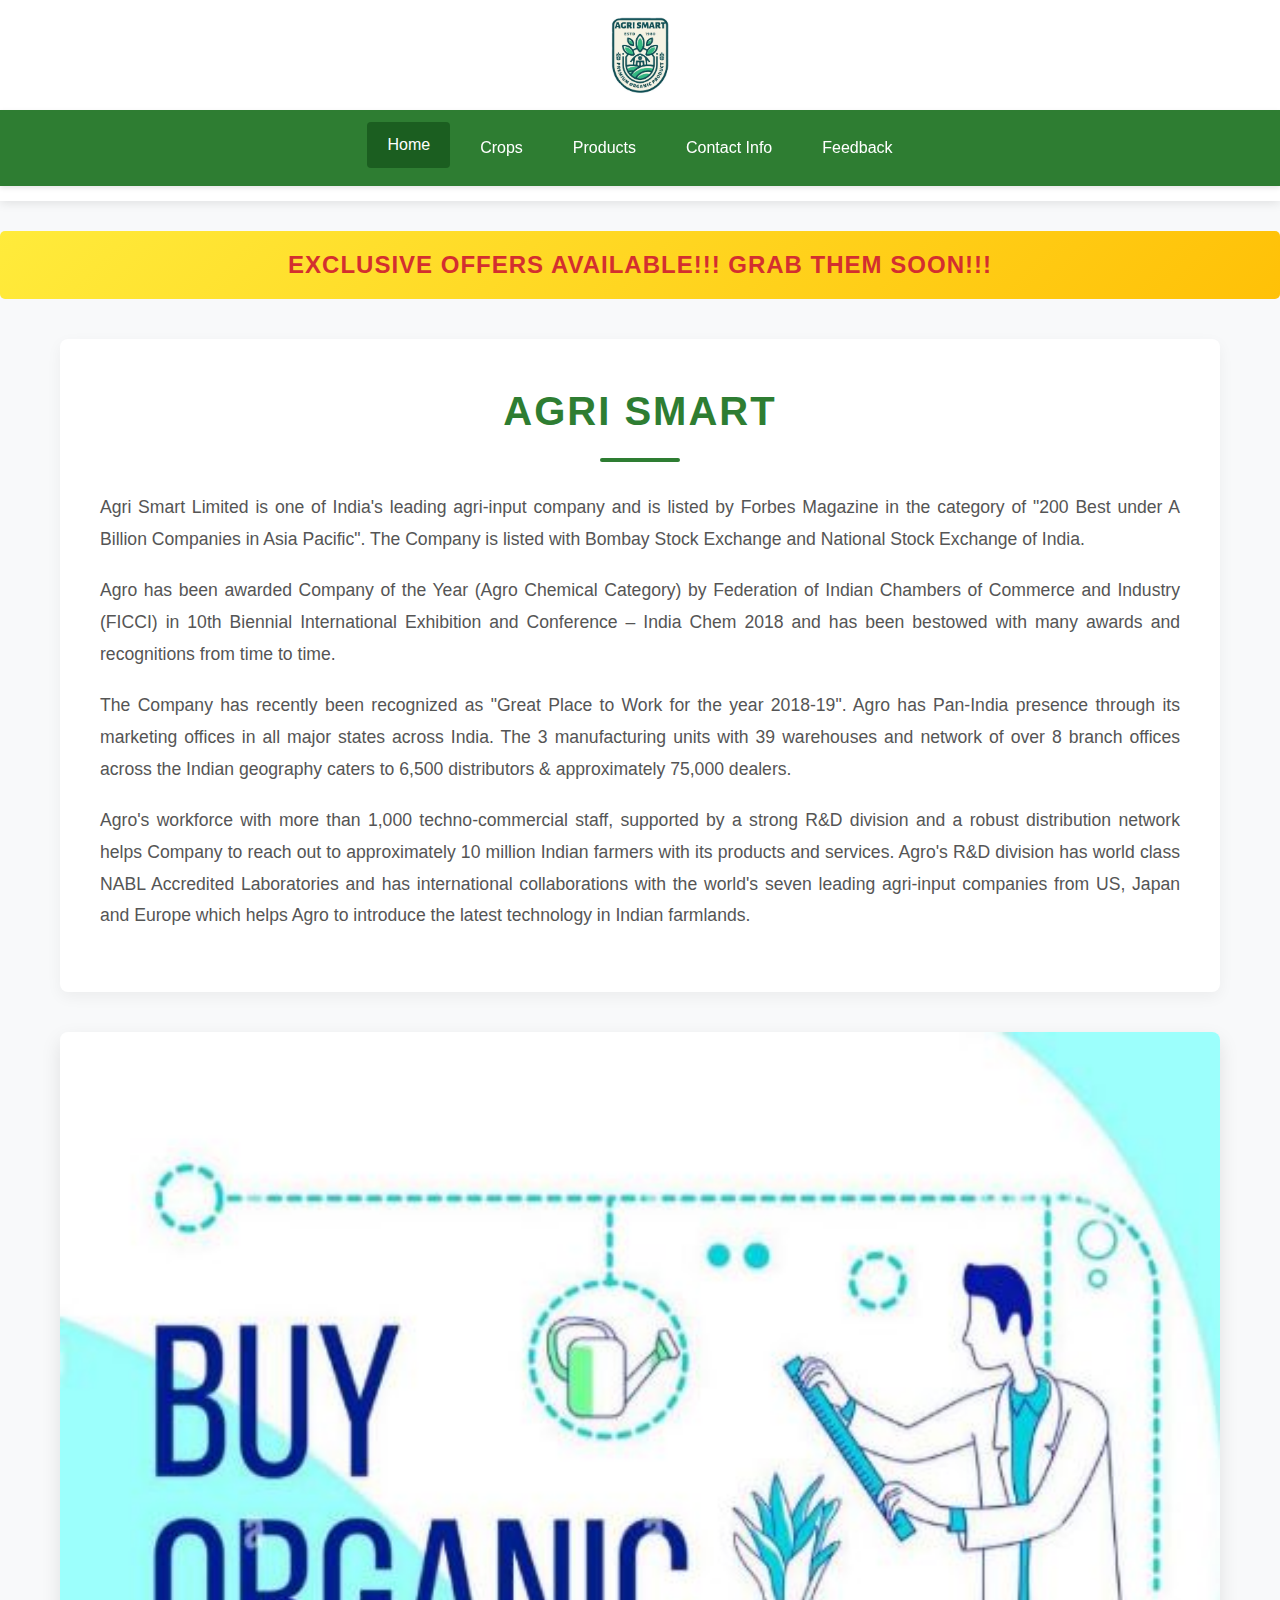
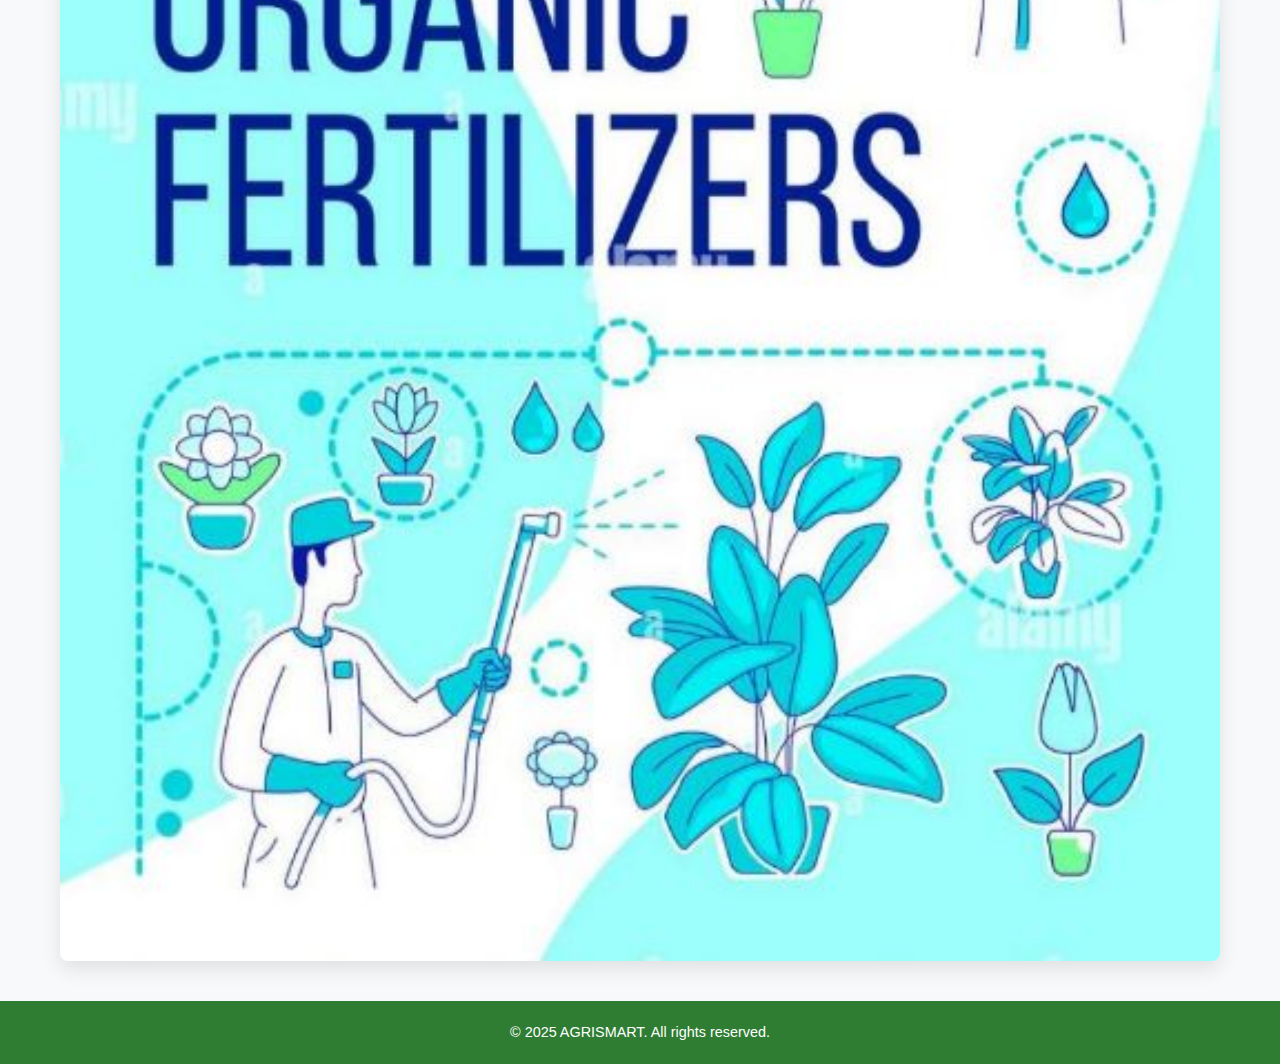
<file: index.html>
<!DOCTYPE html>
<html lang="en">
<head>
    <meta charset="UTF-8">
    <meta name="viewport" content="width=device-width, initial-scale=1.0">
    <title>AGRISMART</title>
    <link rel="stylesheet" href="index.css">
</head>
<body>
    <header>
        <img src="LOGO.jpeg" alt="AGRISMART Logo" class="logo">
        <nav>
            <ul>
                <li><a href="index.html" class="active">Home</a></li>
                <li><a href="crops.html">Crops</a></li>
                <li><a href="products.html">Products</a></li>
                <li><a href="contactinfo.html">Contact Info</a></li>
                <li><a href="Feedback.html">Feedback</a></li>
            </ul>
        </nav>
    </header>

    <section class="banner">
        <div class="promo-banner">
            <h2>EXCLUSIVE OFFERS AVAILABLE!!! GRAB THEM SOON!!!</h2>
        </div>
    </section>

    <main>
        <article class="company-info">
            <h1>AGRI SMART</h1>
            <p>
                Agri Smart Limited is one of India's leading agri-input company and is listed by Forbes Magazine 
                in the category of "200 Best under A Billion Companies in Asia Pacific". The Company is listed with 
                Bombay Stock Exchange and National Stock Exchange of India.
            </p>
            <p>
                Agro has been awarded Company of the Year (Agro Chemical Category) by Federation of Indian 
                Chambers of Commerce and Industry (FICCI) in 10th Biennial International Exhibition and 
                Conference – India Chem 2018 and has been bestowed with many awards and recognitions from time to time.
            </p>
            <p>
                The Company has recently been recognized as "Great Place to Work for the year 2018-19". 
                Agro has Pan-India presence through its marketing offices in all major states across India. 
                The 3 manufacturing units with 39 warehouses and network of over 8 branch offices across the 
                Indian geography caters to 6,500 distributors & approximately 75,000 dealers.
            </p>
            <p>
                Agro's workforce with more than 1,000 techno-commercial staff, supported by a strong R&D division
                and a robust distribution network helps Company to reach out to approximately 10 million Indian 
                farmers with its products and services. Agro's R&D division has world class NABL Accredited 
                Laboratories and has international collaborations with the world's seven leading agri-input companies 
                from US, Japan and Europe which helps Agro to introduce the latest technology in Indian farmlands.
            </p>
        </article>
    </main>

    <section class="featured-image">
        <img src="bu.jpeg" alt="Agricultural showcase" class="hero-image">
    </section>

    <footer>
        <p>&copy; 2025 AGRISMART. All rights reserved.</p>
    </footer>
</body>
</html>
</file>
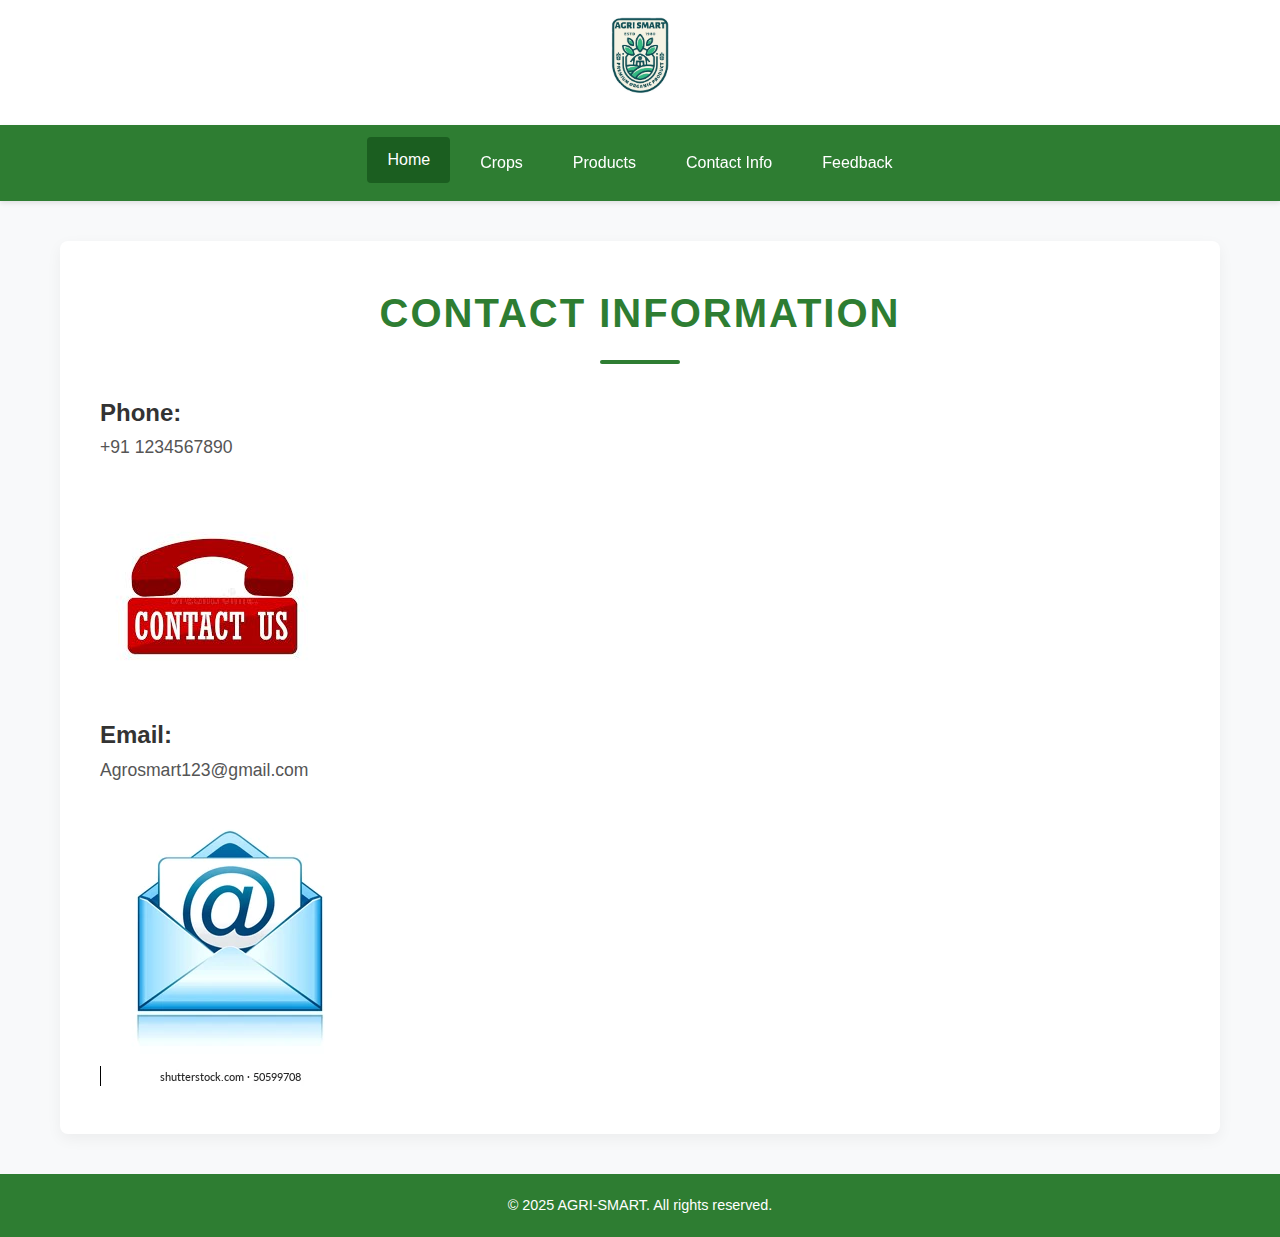
<file: contactinfo.html>
<!DOCTYPE html>
<html lang="en">
<head>
    <meta charset="UTF-8">
    <meta http-equiv="X-UA-Compatible" content="IE=edge">
    <meta name="viewport" content="width=device-width, initial-scale=1.0">
    <title>AGRI-SMART</title>
    <link rel="stylesheet" href="contactinfo.css">
</head>
<body>
    <!-- Header Section -->
    <header>
      <img src="LOGO.jpeg" alt="AGRISMART Logo" class="logo"> 
    </header>
    
    <!-- Navigation -->
    <nav>
        <ul>
            <li><a href="index.html" class="active">Home</a></li>
                <li><a href="crops.html">Crops</a></li>
                <li><a href="products.html">Products</a></li>
                <li><a href="contactinfo.html">Contact Info</a></li>
                <li><a href="Feedback.html">Feedback</a></li>
        </ul>
    </nav>
    
    <!-- Main Content -->
    <main>
        <div class="company-info">
            <h1>Contact Information</h1>
            
            <div class="contact-item">
                <h2>Phone:</h2>
                <p>+91 1234567890</p>
                <img src="download.jpeg" alt="Phone icon" class="contact-image">
            </div>
            
            <div class="contact-item">
                <h2>Email:</h2>
                <p>Agrosmart123@gmail.com</p>
                <img src="email.jpeg" alt="Email icon" class="contact-image">
            </div>
        </div>
    </main>
    
    <!-- Footer -->
    <footer>
        <p>&copy; 2025 AGRI-SMART. All rights reserved.</p>
    </footer>
</body>
</html>
</file>
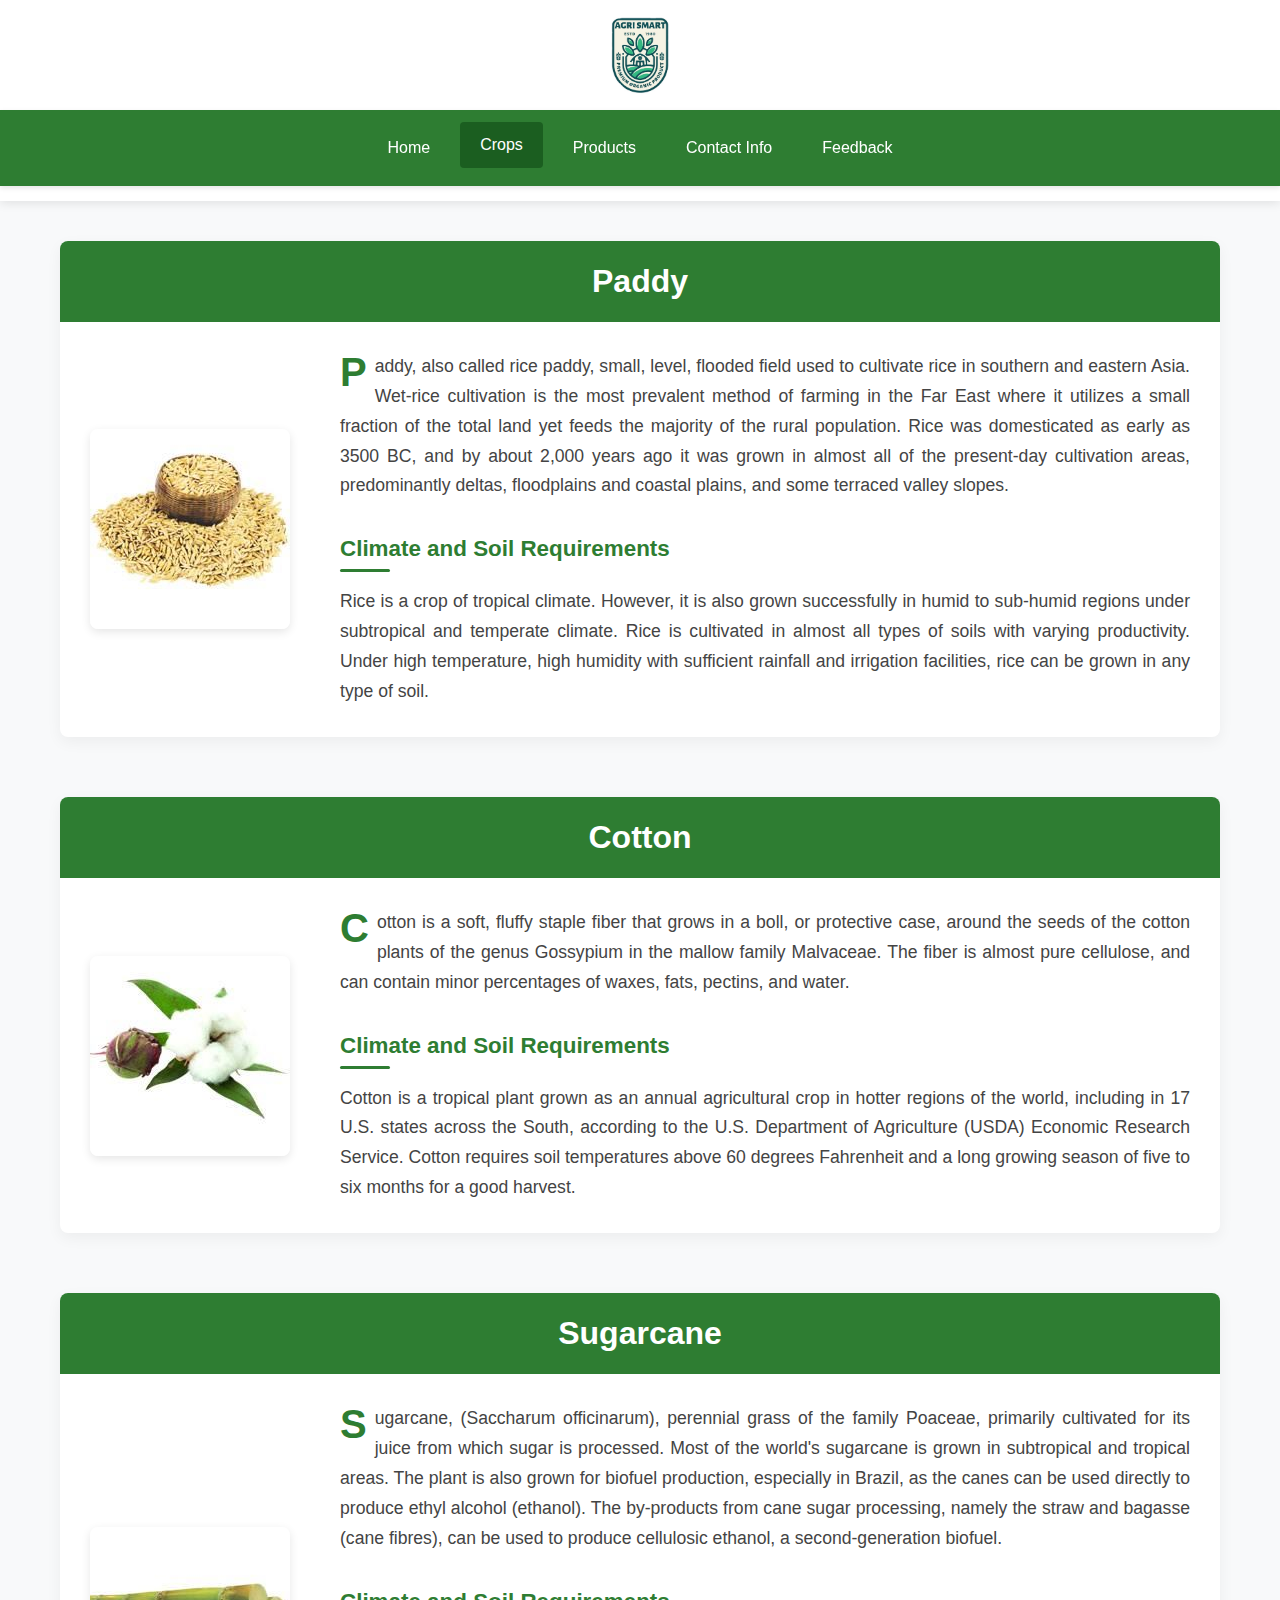
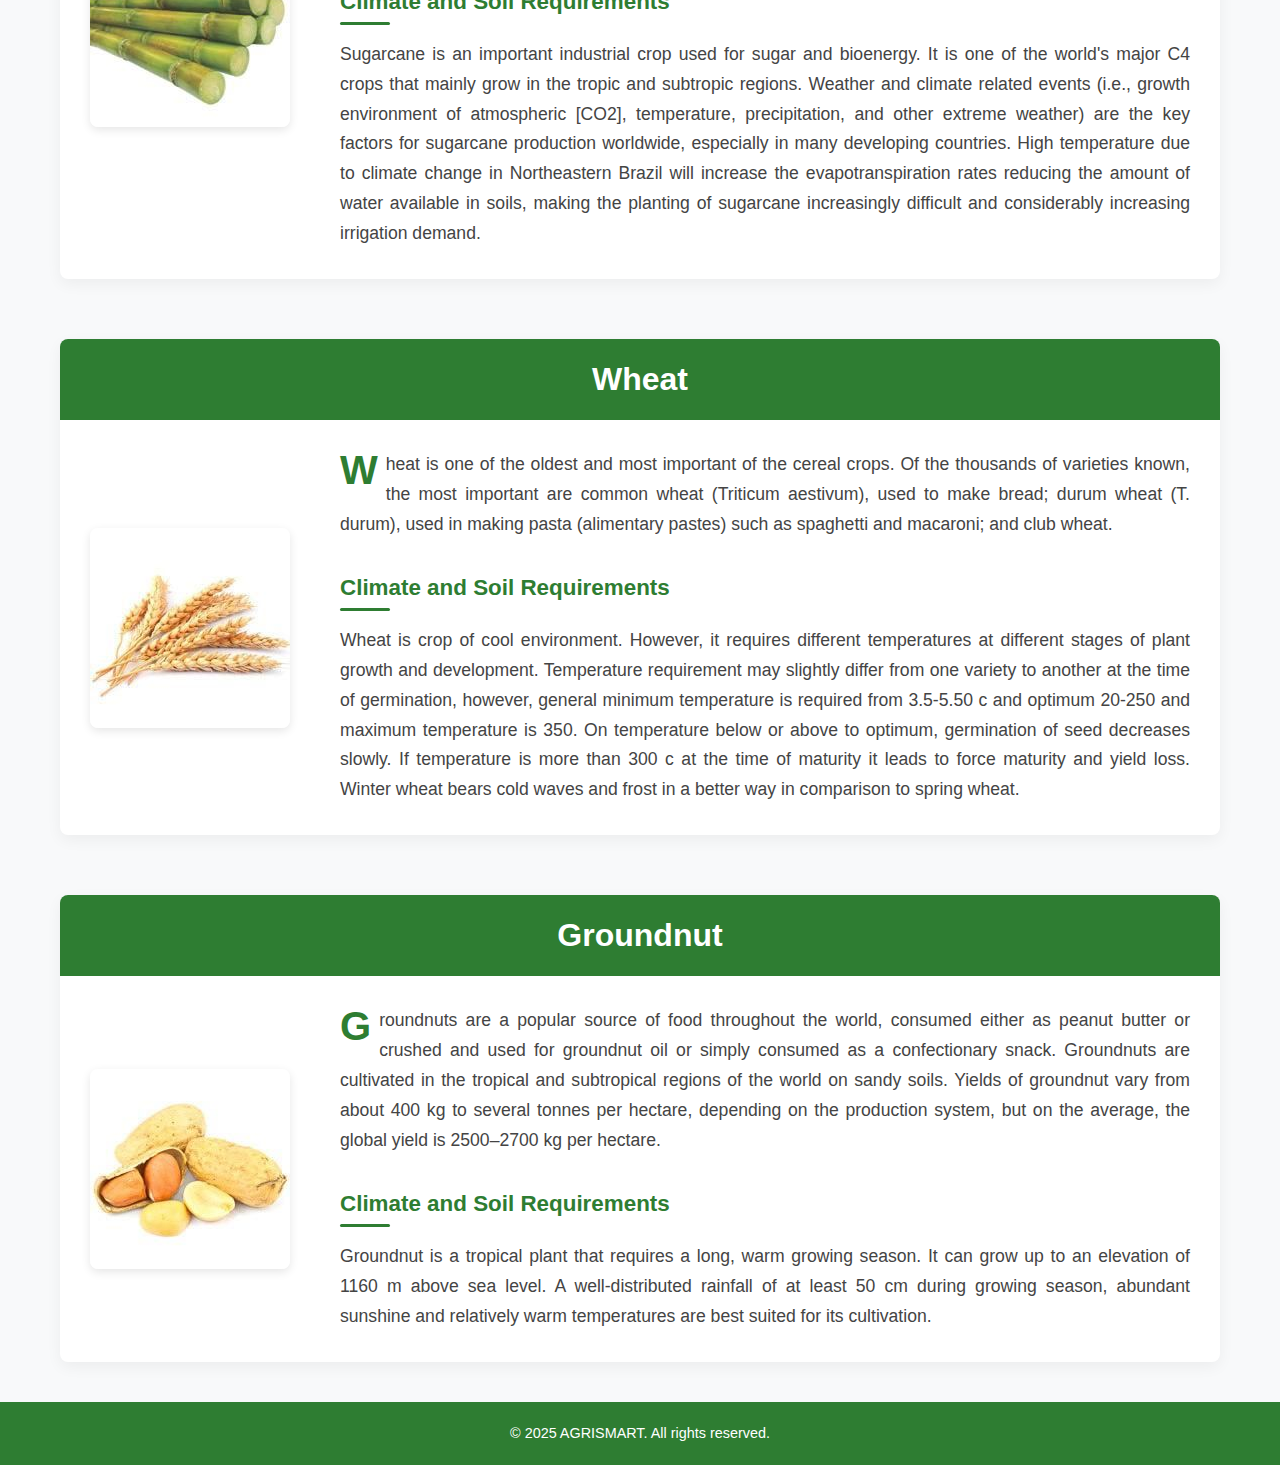
<file: crops.html>
<!DOCTYPE html>
<html lang="en">
<head>
    <meta charset="UTF-8">
    <meta name="viewport" content="width=device-width, initial-scale=1.0">
    <title>AGRISMART - Crops</title>
    <link rel="stylesheet" href="crops.css">
</head>
<body>
    <header>
        <img src="LOGO.jpeg" alt="AGRISMART Logo" class="logo">
        <nav>
            <ul>
                <li><a href="index.html">Home</a></li>
                <li><a href="crops.html" class="active">Crops</a></li>
                <li><a href="products.html">Products</a></li>
                <li><a href="contactinfo.html">Contact Info</a></li>
                <li><a href="Feedback.html">Feedback</a></li>
            </ul>
        </nav>
    </header>

    <main>
        <section class="crop-container">
            <article class="crop-item">
                <h1>Paddy</h1>
                <div class="crop-content">
                    <img src="paddy.jpeg" alt="Paddy field" class="crop-image">
                    <div class="crop-description">
                        <p><span class="first-letter">P</span>addy, also called rice paddy, small, level, flooded field used to cultivate rice in southern and eastern Asia. Wet-rice cultivation is the most prevalent method of farming in the Far East where it utilizes a small fraction of the total land yet feeds the majority of the rural population. Rice was domesticated as early as 3500 BC, and by about 2,000 years ago it was grown in almost all of the present-day cultivation areas, predominantly deltas, floodplains and coastal plains, and some terraced valley slopes.</p>
                        
                        <h3>Climate and Soil Requirements</h3>
                        <p>Rice is a crop of tropical climate. However, it is also grown successfully in humid to sub-humid regions under subtropical and temperate climate. Rice is cultivated in almost all types of soils with varying productivity. Under high temperature, high humidity with sufficient rainfall and irrigation facilities, rice can be grown in any type of soil.</p>
                    </div>
                </div>
            </article>

            <article class="crop-item">
                <h1>Cotton</h1>
                <div class="crop-content">
                    <img src="cotton.jpeg" alt="Cotton plants" class="crop-image">
                    <div class="crop-description">
                        <p><span class="first-letter">C</span>otton is a soft, fluffy staple fiber that grows in a boll, or protective case, around the seeds of the cotton plants of the genus Gossypium in the mallow family Malvaceae. The fiber is almost pure cellulose, and can contain minor percentages of waxes, fats, pectins, and water.</p>
                        
                        <h3>Climate and Soil Requirements</h3>
                        <p>Cotton is a tropical plant grown as an annual agricultural crop in hotter regions of the world, including in 17 U.S. states across the South, according to the U.S. Department of Agriculture (USDA) Economic Research Service. Cotton requires soil temperatures above 60 degrees Fahrenheit and a long growing season of five to six months for a good harvest.</p>
                    </div>
                </div>
            </article>

            <article class="crop-item">
                <h1>Sugarcane</h1>
                <div class="crop-content">
                    <img src="sugarcane.jpeg" alt="Sugarcane field" class="crop-image">
                    <div class="crop-description">
                        <p><span class="first-letter">S</span>ugarcane, (Saccharum officinarum), perennial grass of the family Poaceae, primarily cultivated for its juice from which sugar is processed. Most of the world's sugarcane is grown in subtropical and tropical areas. The plant is also grown for biofuel production, especially in Brazil, as the canes can be used directly to produce ethyl alcohol (ethanol). The by-products from cane sugar processing, namely the straw and bagasse (cane fibres), can be used to produce cellulosic ethanol, a second-generation biofuel.</p>
                        
                        <h3>Climate and Soil Requirements</h3>
                        <p>Sugarcane is an important industrial crop used for sugar and bioenergy. It is one of the world's major C4 crops that mainly grow in the tropic and subtropic regions. Weather and climate related events (i.e., growth environment of atmospheric [CO2], temperature, precipitation, and other extreme weather) are the key factors for sugarcane production worldwide, especially in many developing countries. High temperature due to climate change in Northeastern Brazil will increase the evapotranspiration rates reducing the amount of water available in soils, making the planting of sugarcane increasingly difficult and considerably increasing irrigation demand.</p>
                    </div>
                </div>
            </article>

            <article class="crop-item">
                <h1>Wheat</h1>
                <div class="crop-content">
                    <img src="wheat.jpeg" alt="Wheat field" class="crop-image">
                    <div class="crop-description">
                        <p><span class="first-letter">W</span>heat is one of the oldest and most important of the cereal crops. Of the thousands of varieties known, the most important are common wheat (Triticum aestivum), used to make bread; durum wheat (T. durum), used in making pasta (alimentary pastes) such as spaghetti and macaroni; and club wheat.</p>
                        
                        <h3>Climate and Soil Requirements</h3>
                        <p>Wheat is crop of cool environment. However, it requires different temperatures at different stages of plant growth and development. Temperature requirement may slightly differ from one variety to another at the time of germination, however, general minimum temperature is required from 3.5-5.50 c and optimum 20-250 and maximum temperature is 350. On temperature below or above to optimum, germination of seed decreases slowly. If temperature is more than 300 c at the time of maturity it leads to force maturity and yield loss. Winter wheat bears cold waves and frost in a better way in comparison to spring wheat.</p>
                    </div>
                </div>
            </article>

            <article class="crop-item">
                <h1>Groundnut</h1>
                <div class="crop-content">
                    <img src="groundnut.jpeg" alt="Groundnut plants" class="crop-image">
                    <div class="crop-description">
                        <p><span class="first-letter">G</span>roundnuts are a popular source of food throughout the world, consumed either as peanut butter or crushed and used for groundnut oil or simply consumed as a confectionary snack. Groundnuts are cultivated in the tropical and subtropical regions of the world on sandy soils. Yields of groundnut vary from about 400 kg to several tonnes per hectare, depending on the production system, but on the average, the global yield is 2500–2700 kg per hectare.</p>
                        
                        <h3>Climate and Soil Requirements</h3>
                        <p>Groundnut is a tropical plant that requires a long, warm growing season. It can grow up to an elevation of 1160 m above sea level. A well-distributed rainfall of at least 50 cm during growing season, abundant sunshine and relatively warm temperatures are best suited for its cultivation.</p>
                    </div>
                </div>
            </article>
        </section>
    </main>

    <footer>
        <p>&copy; 2025 AGRISMART. All rights reserved.</p>
    </footer>
</body>
</html>
</file>
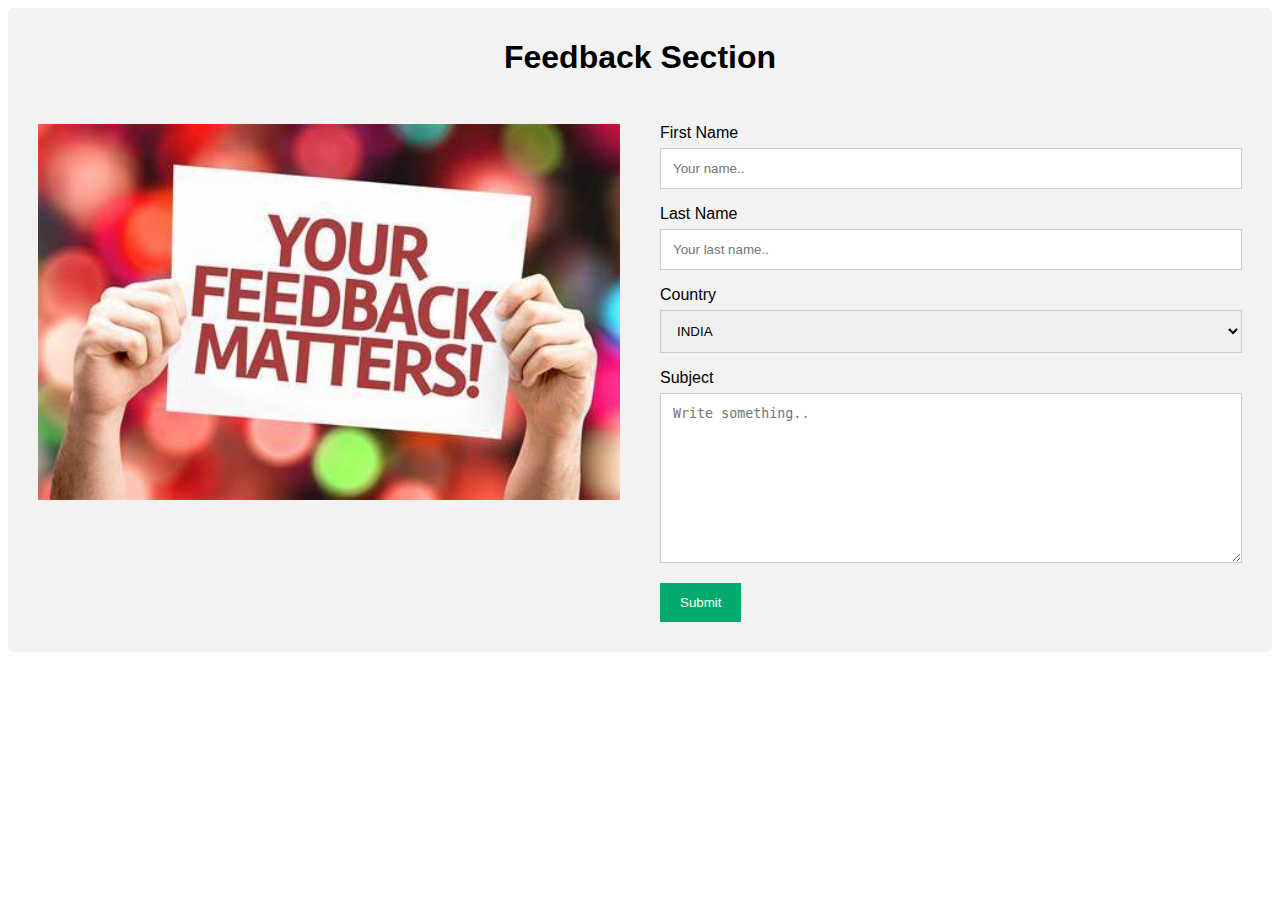
<file: Feedback.html>
<!DOCTYPE html>
<html>
<head>
<meta name="viewport" content="width=device-width, initial-scale=1">
<style>
body {
  font-family: Arial, Helvetica, sans-serif;
}

* {
  box-sizing: border-box;
}

input[type=text], select, textarea {
  width: 100%;
  padding: 12px;
  border: 1px solid #ccc;
  margin-top: 6px;
  margin-bottom: 16px;
  resize: vertical;
}

input[type=submit] {
  background-color: #04AA6D;
  color: white;
  padding: 12px 20px;
  border: none;
  cursor: pointer;
}

input[type=submit]:hover {
  background-color: #45a049;
}
.container {
  border-radius: 5px;
  background-color: #f2f2f2;
  padding: 10px;
}
.column {
  float: left;
  width: 50%;
  margin-top: 6px;
  padding: 20px;
}
.row:after {
  content: "";
  display: table;
  clear: both;
}
@media screen and (max-width: 600px) {
  .column, input[type=submit] {
    width: 100%;
    margin-top: 0;
  }
}
</style>
</head>
<body>


<div class="container">
  <div style="text-align:center">
    <h2></h2>
    <p class="font"> <b><h1>Feedback Section</h1></h1></b></p>
  </div>
  <div class="row">
    <div class="column">
      <img src="Feed.jpeg" style="width:100%">
    </div>
    <div class="column">
      <form action="/action_page.php">
        <label for="fname">First Name</label>
        <input type="text" id="fname" name="firstname" placeholder="Your name..">
        <label for="lname">Last Name</label>
        <input type="text" id="lname" name="lastname" placeholder="Your last name..">
        <label for="country">Country</label>
        <select id="country" name="country">
          <option value="australia">INDIA</option>
          <option value="canada">Canada</option>
          <option value="usa">USA</option>
        </select>
        <label for="subject">Subject</label>
        <textarea id="subject" name="subject" placeholder="Write something.." style="height:170px"></textarea>
        <input type="submit" value="Submit">
      </form>
    </div>
  </div>
</div>

</body>
</html>
</file>
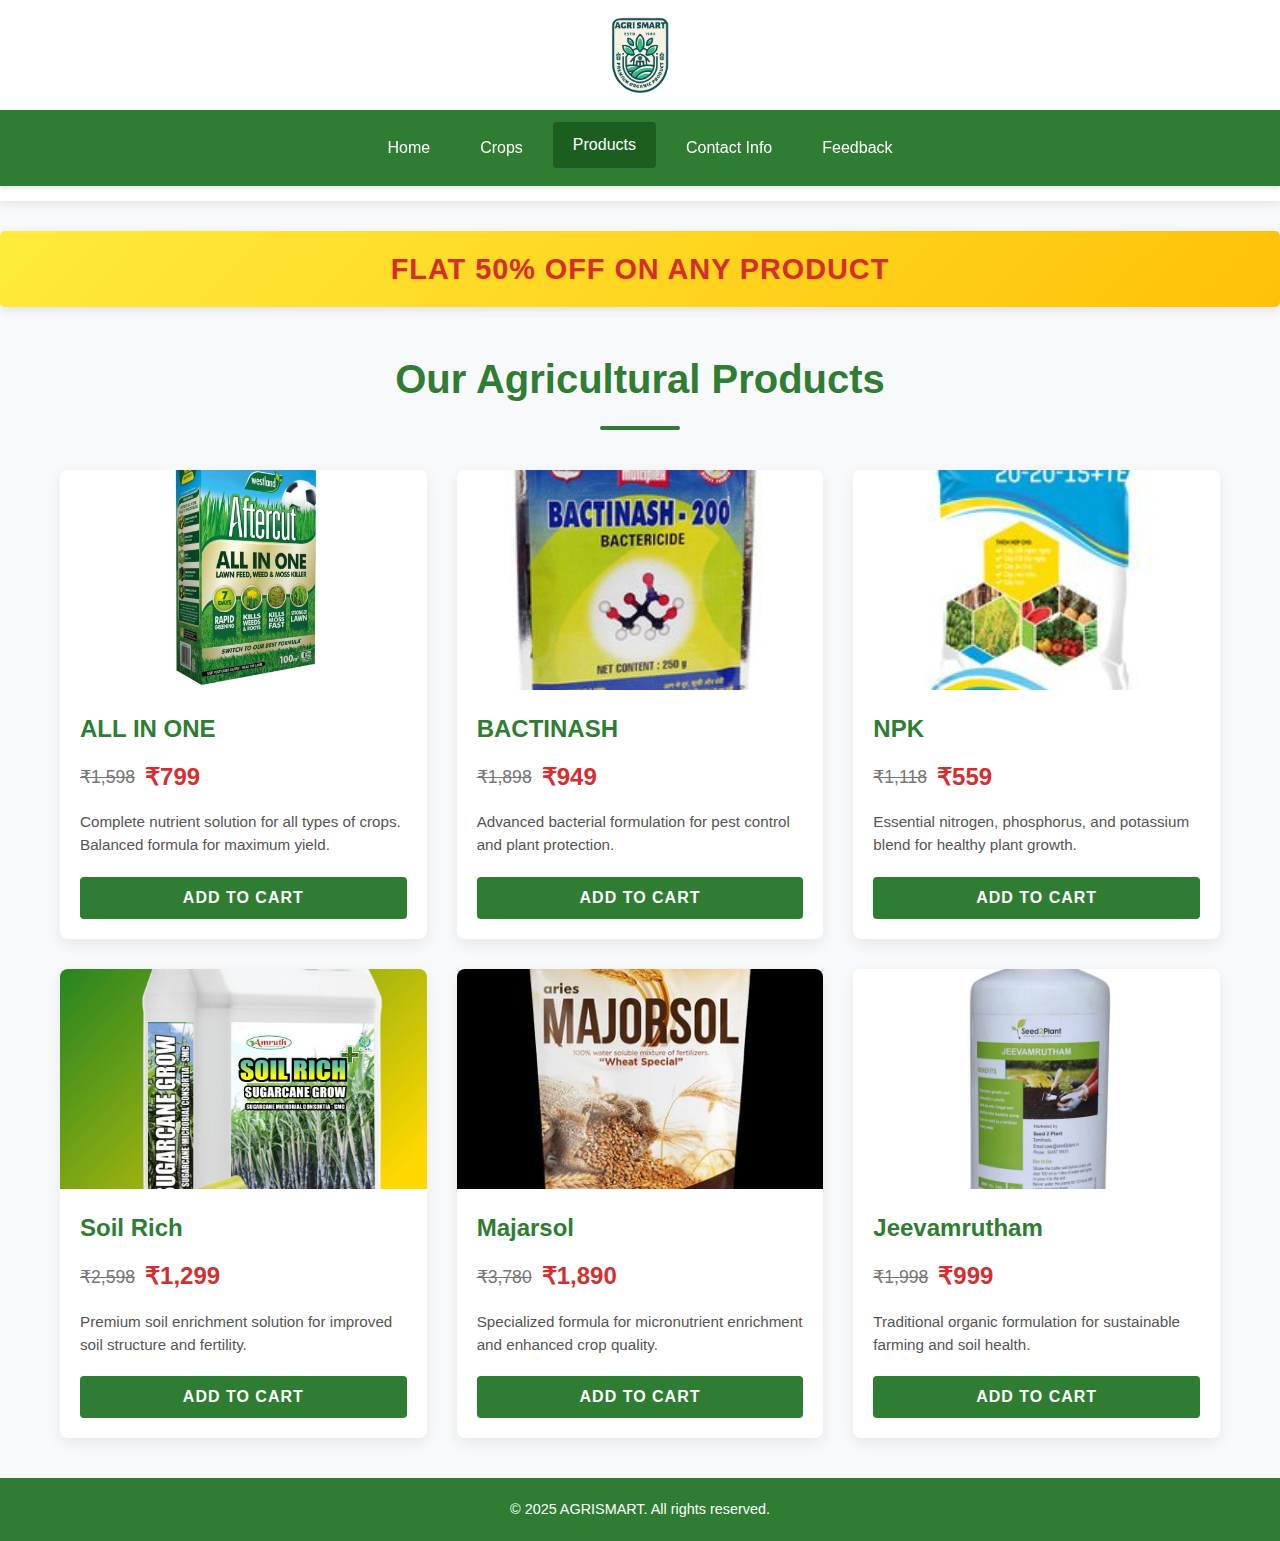
<file: products.html>
<!DOCTYPE html>
<html lang="en">
<head>
    <meta charset="UTF-8">
    <meta name="viewport" content="width=device-width, initial-scale=1.0">
    <title>AGRISMART - Products</title>
    <link rel="stylesheet" href="products.css">
</head>
<body>
    <header>
        <img src="LOGO.jpeg" alt="AGRISMART Logo" class="logo">
        <nav>
            <ul>
                <li><a href="index.html">Home</a></li>
                <li><a href="crops.html">Crops</a></li>
                <li><a href="products.html" class="active">Products</a></li>
                <li><a href="contactinfo.html">Contact Info</a></li>
                <li><a href="Feedback.html">Feedback</a></li>
            </ul>
        </nav>
    </header>

    <section class="promotion-banner">
        <h2>FLAT 50% OFF ON ANY PRODUCT</h2>
    </section>

    <main>
        <h1 class="page-title">Our Agricultural Products</h1>
        
        <div class="product-grid">
            <article class="product-card">
                <div class="product-image">
                    <img src="3.jpeg" alt="ALL IN ONE fertilizer product">
                </div>
                <div class="product-info">
                    <h2>ALL IN ONE</h2>
                    <div class="product-price">
                        <span class="original-price">₹1,598</span>
                        <span class="current-price">₹799</span>
                    </div>
                    <p class="product-description">Complete nutrient solution for all types of crops. Balanced formula for maximum yield.</p>
                    <button class="buy-button">Add to Cart</button>
                </div>
            </article>

            <article class="product-card">
                <div class="product-image">
                    <img src="2.jpeg" alt="BACTINASH fertilizer product">
                </div>
                <div class="product-info">
                    <h2>BACTINASH</h2>
                    <div class="product-price">
                        <span class="original-price">₹1,898</span>
                        <span class="current-price">₹949</span>
                    </div>
                    <p class="product-description">Advanced bacterial formulation for pest control and plant protection.</p>
                    <button class="buy-button">Add to Cart</button>
                </div>
            </article>

            <article class="product-card">
                <div class="product-image">
                    <img src="1.jpeg" alt="NPK fertilizer product">
                </div>
                <div class="product-info">
                    <h2>NPK</h2>
                    <div class="product-price">
                        <span class="original-price">₹1,118</span>
                        <span class="current-price">₹559</span>
                    </div>
                    <p class="product-description">Essential nitrogen, phosphorus, and potassium blend for healthy plant growth.</p>
                    <button class="buy-button">Add to Cart</button>
                </div>
            </article>

            <article class="product-card">
                <div class="product-image">
                    <img src="4.jpeg" alt="Soil rich product">
                </div>
                <div class="product-info">
                    <h2>Soil Rich</h2>
                    <div class="product-price">
                        <span class="original-price">₹2,598</span>
                        <span class="current-price">₹1,299</span>
                    </div>
                    <p class="product-description">Premium soil enrichment solution for improved soil structure and fertility.</p>
                    <button class="buy-button">Add to Cart</button>
                </div>
            </article>

            <article class="product-card">
                <div class="product-image">
                    <img src="5.jpeg" alt="Majarsol fertilizer product">
                </div>
                <div class="product-info">
                    <h2>Majarsol</h2>
                    <div class="product-price">
                        <span class="original-price">₹3,780</span>
                        <span class="current-price">₹1,890</span>
                    </div>
                    <p class="product-description">Specialized formula for micronutrient enrichment and enhanced crop quality.</p>
                    <button class="buy-button">Add to Cart</button>
                </div>
            </article>

            <article class="product-card">
                <div class="product-image">
                    <img src="6.jpeg" alt="Jeevamrutham organic fertilizer">
                </div>
                <div class="product-info">
                    <h2>Jeevamrutham</h2>
                    <div class="product-price">
                        <span class="original-price">₹1,998</span>
                        <span class="current-price">₹999</span>
                    </div>
                    <p class="product-description">Traditional organic formulation for sustainable farming and soil health.</p>
                    <button class="buy-button">Add to Cart</button>
                </div>
            </article>
        </div>
    </main>

    <footer>
        <p>&copy; 2025 AGRISMART. All rights reserved.</p>
    </footer>
</body>
</html>
</file>
<file: index.css>
/* Modern CSS for AGRISMART Website - HTML5 Version */

/* Global Reset & Base Styles */
* {
    margin: 0;
    padding: 0;
    box-sizing: border-box;
  }
  
  body {
    font-family: 'Segoe UI', Tahoma, Geneva, Verdana, sans-serif;
    background-color: #f8f9fa;
    color: #333;
    line-height: 1.6;
  }
  
  /* Header Styles */
  header {
    background-color: white;
    box-shadow: 0 2px 10px rgba(0, 0, 0, 0.1);
    padding: 15px 0;
  }
  
  .logo {
    display: block;
    max-height: 80px;
    margin: 0 auto 15px;
    transition: transform 0.3s ease;
  }
  
  .logo:hover {
    transform: scale(1.05);
  }
  
  /* Navigation */
  nav {
    background-color: #2e7d32;
    padding: 15px 0;
    box-shadow: 0 2px 5px rgba(0, 0, 0, 0.1);
    position: sticky;
    top: 0;
    z-index: 100;
  }
  
  nav ul {
    list-style: none;
    display: flex;
    justify-content: center;
    flex-wrap: wrap;
  }
  
  nav li {
    margin: 0 5px;
  }
  
  nav a {
    color: white;
    text-decoration: none;
    padding: 10px 20px;
    border-radius: 4px;
    font-weight: 500;
    transition: all 0.3s ease;
    display: block;
  }
  
  nav a:hover, nav a.active {
    background-color: #1b5e20;
    transform: translateY(-3px);
  }
  
  /* Banner Section */
  .banner {
    margin: 30px 0;
  }
  
  .promo-banner {
    background: linear-gradient(135deg, #ffeb3b, #ffc107);
    padding: 15px;
    text-align: center;
    border-radius: 5px;
    animation: pulse 2s infinite;
  }
  
  @keyframes pulse {
    0% { transform: scale(1); }
    50% { transform: scale(1.02); }
    100% { transform: scale(1); }
  }
  
  .promo-banner h2 {
    font-size: 1.5rem;
    color: #d32f2f;
    text-transform: uppercase;
    letter-spacing: 1px;
  }
  
  /* Main Content */
  main {
    max-width: 1200px;
    margin: 40px auto;
    padding: 0 20px;
  }
  
  .company-info {
    background-color: white;
    padding: 40px;
    border-radius: 8px;
    box-shadow: 0 5px 15px rgba(0, 0, 0, 0.05);
  }
  
  .company-info h1 {
    color: #2e7d32;
    margin-bottom: 30px;
    font-size: 2.5rem;
    font-weight: 700;
    text-align: center;
    text-transform: uppercase;
    letter-spacing: 2px;
    position: relative;
  }
  
  .company-info h1::after {
    content: "";
    display: block;
    width: 80px;
    height: 4px;
    background-color: #2e7d32;
    margin: 15px auto;
    border-radius: 2px;
  }
  
  .company-info p {
    font-size: 1.1rem;
    line-height: 1.8;
    color: #555;
    margin-bottom: 20px;
    text-align: justify;
  }
  
  /* Featured Image Section */
  .featured-image {
    max-width: 1200px;
    margin: 40px auto;
    padding: 0 20px;
  }
  
  .hero-image {
    display: block;
    width: 100%;
    height: auto;
    border-radius: 8px;
    box-shadow: 0 8px 20px rgba(0, 0, 0, 0.1);
    transition: transform 0.3s ease;
  }
  
  .hero-image:hover {
    transform: scale(1.02);
  }
  
  /* Footer */
  footer {
    background-color: #2e7d32;
    color: white;
    text-align: center;
    padding: 20px;
    margin-top: 40px;
  }
  
  footer p {
    font-size: 0.9rem;
  }
  
  /* Responsive Design */
  @media (max-width: 768px) {
    .company-info {
      padding: 25px;
    }
    
    .company-info h1 {
      font-size: 2rem;
    }
    
    .company-info p {
      font-size: 1rem;
    }
    
    .promo-banner h2 {
      font-size: 1.2rem;
    }
    
    nav a {
      padding: 8px 15px;
    }
  }
  
  @media (max-width: 480px) {
    nav ul {
      flex-direction: column;
      align-items: center;
    }
    
    nav li {
      margin: 5px 0;
      width: 80%;
    }
    
    nav a {
      text-align: center;
    }
    
    .company-info h1 {
      font-size: 1.8rem;
    }
    
    .company-info p {
      font-size: 0.95rem;
    }
    
    .company-info {
      padding: 20px;
    }
  }
</file>
<file: contactinfo.css>
/* Modern CSS for AGRISMART Website - HTML5 Version */

/* Global Reset & Base Styles */
* {
    margin: 0;
    padding: 0;
    box-sizing: border-box;
  }
  
  body {
    font-family: 'Segoe UI', Tahoma, Geneva, Verdana, sans-serif;
    background-color: #f8f9fa;
    color: #333;
    line-height: 1.6;
  }
  
  /* Header Styles */
  header {
    background-color: white;
    box-shadow: 0 2px 10px rgba(0, 0, 0, 0.1);
    padding: 15px 0;
  }
  
  .logo {
    display: block;
    max-height: 80px;
    margin: 0 auto 15px;
    transition: transform 0.3s ease;
  }
  
  .logo:hover {
    transform: scale(1.05);
  }
  
  /* Navigation */
  nav {
    background-color: #2e7d32;
    padding: 15px 0;
    box-shadow: 0 2px 5px rgba(0, 0, 0, 0.1);
    position: sticky;
    top: 0;
    z-index: 100;
  }
  
  nav ul {
    list-style: none;
    display: flex;
    justify-content: center;
    flex-wrap: wrap;
  }
  
  nav li {
    margin: 0 5px;
  }
  
  nav a {
    color: white;
    text-decoration: none;
    padding: 10px 20px;
    border-radius: 4px;
    font-weight: 500;
    transition: all 0.3s ease;
    display: block;
  }
  
  nav a:hover, nav a.active {
    background-color: #1b5e20;
    transform: translateY(-3px);
  }
  
  /* Banner Section */
  .banner {
    margin: 30px 0;
  }
  
  .promo-banner {
    background: linear-gradient(135deg, #ffeb3b, #ffc107);
    padding: 15px;
    text-align: center;
    border-radius: 5px;
    animation: pulse 2s infinite;
  }
  
  @keyframes pulse {
    0% { transform: scale(1); }
    50% { transform: scale(1.02); }
    100% { transform: scale(1); }
  }
  
  .promo-banner h2 {
    font-size: 1.5rem;
    color: #d32f2f;
    text-transform: uppercase;
    letter-spacing: 1px;
  }
  
  /* Main Content */
  main {
    max-width: 1200px;
    margin: 40px auto;
    padding: 0 20px;
  }
  
  .company-info {
    background-color: white;
    padding: 40px;
    border-radius: 8px;
    box-shadow: 0 5px 15px rgba(0, 0, 0, 0.05);
  }
  
  .company-info h1 {
    color: #2e7d32;
    margin-bottom: 30px;
    font-size: 2.5rem;
    font-weight: 700;
    text-align: center;
    text-transform: uppercase;
    letter-spacing: 2px;
    position: relative;
  }
  
  .company-info h1::after {
    content: "";
    display: block;
    width: 80px;
    height: 4px;
    background-color: #2e7d32;
    margin: 15px auto;
    border-radius: 2px;
  }
  
  .company-info p {
    font-size: 1.1rem;
    line-height: 1.8;
    color: #555;
    margin-bottom: 20px;
    text-align: justify;
  }
  
  /* Featured Image Section */
  .featured-image {
    max-width: 1200px;
    margin: 40px auto;
    padding: 0 20px;
  }
  
  .hero-image {
    display: block;
    width: 100%;
    height: auto;
    border-radius: 8px;
    box-shadow: 0 8px 20px rgba(0, 0, 0, 0.1);
    transition: transform 0.3s ease;
  }
  
  .hero-image:hover {
    transform: scale(1.02);
  }
  
  /* Footer */
  footer {
    background-color: #2e7d32;
    color: white;
    text-align: center;
    padding: 20px;
    margin-top: 40px;
  }
  
  footer p {
    font-size: 0.9rem;
  }
  
  /* Responsive Design */
  @media (max-width: 768px) {
    .company-info {
      padding: 25px;
    }
    
    .company-info h1 {
      font-size: 2rem;
    }
    
    .company-info p {
      font-size: 1rem;
    }
    
    .promo-banner h2 {
      font-size: 1.2rem;
    }
    
    nav a {
      padding: 8px 15px;
    }
  }
  
  @media (max-width: 480px) {
    nav ul {
      flex-direction: column;
      align-items: center;
    }
    
    nav li {
      margin: 5px 0;
      width: 80%;
    }
    
    nav a {
      text-align: center;
    }
    
    .company-info h1 {
      font-size: 1.8rem;
    }
    
    .company-info p {
      font-size: 0.95rem;
    }
    
    .company-info {
      padding: 20px;
    }
  }
</file>
<file: crops.css>
/* Modern CSS for AGRISMART Crops Page - HTML5 Version */

/* Global Reset & Base Styles */
* {
    margin: 0;
    padding: 0;
    box-sizing: border-box;
  }
  
  body {
    font-family: 'Segoe UI', Tahoma, Geneva, Verdana, sans-serif;
    background-color: #f8f9fa;
    color: #333;
    line-height: 1.6;
  }
  
  /* Header Styles */
  header {
    background-color: white;
    box-shadow: 0 2px 10px rgba(0, 0, 0, 0.1);
    padding: 15px 0;
  }
  
  .logo {
    display: block;
    max-height: 80px;
    margin: 0 auto 15px;
    transition: transform 0.3s ease;
  }
  
  .logo:hover {
    transform: scale(1.05);
  }
  
  /* Navigation */
  nav {
    background-color: #2e7d32;
    padding: 15px 0;
    box-shadow: 0 2px 5px rgba(0, 0, 0, 0.1);
    position: sticky;
    top: 0;
    z-index: 100;
  }
  
  nav ul {
    list-style: none;
    display: flex;
    justify-content: center;
    flex-wrap: wrap;
  }
  
  nav li {
    margin: 0 5px;
  }
  
  nav a {
    color: white;
    text-decoration: none;
    padding: 10px 20px;
    border-radius: 4px;
    font-weight: 500;
    transition: all 0.3s ease;
    display: block;
  }
  
  nav a:hover, nav a.active {
    background-color: #1b5e20;
    transform: translateY(-3px);
  }
  
  /* Main Content */
  main {
    max-width: 1200px;
    margin: 40px auto;
    padding: 0 20px;
  }
  
  /* Crop Styles */
  .crop-container {
    display: flex;
    flex-direction: column;
    gap: 60px;
  }
  
  .crop-item {
    background-color: white;
    border-radius: 8px;
    box-shadow: 0 5px 15px rgba(0, 0, 0, 0.05);
    overflow: hidden;
    transition: transform 0.3s ease;
  }
  
  .crop-item:hover {
    transform: translateY(-5px);
  }
  
  .crop-item h1 {
    background-color: #2e7d32;
    color: white;
    padding: 15px 30px;
    font-size: 2rem;
    text-align: center;
    margin: 0;
  }
  
  .crop-content {
    padding: 30px;
    display: flex;
    flex-direction: column;
    gap: 20px;
  }
  
  .crop-image {
    max-width: 100%;
    height: auto;
    border-radius: 8px;
    box-shadow: 0 3px 10px rgba(0, 0, 0, 0.1);
    align-self: center;
  }
  
  .crop-description {
    display: flex;
    flex-direction: column;
    gap: 15px;
  }
  
  .crop-description h3 {
    color: #2e7d32;
    margin: 15px 0 5px;
    font-size: 1.4rem;
    position: relative;
  }
  
  .crop-description h3::before {
    content: "";
    position: absolute;
    left: 0;
    bottom: -5px;
    width: 50px;
    height: 3px;
    background-color: #2e7d32;
    border-radius: 2px;
  }
  
  .crop-description p {
    text-align: justify;
    font-size: 1.1rem;
    line-height: 1.7;
    color: #444;
  }
  
  .first-letter {
    font-size: 2.5rem;
    font-weight: bold;
    color: #2e7d32;
    float: left;
    line-height: 1;
    margin-right: 8px;
  }
  
  /* Footer */
  footer {
    background-color: #2e7d32;
    color: white;
    text-align: center;
    padding: 20px;
    margin-top: 40px;
  }
  
  footer p {
    font-size: 0.9rem;
  }
  
  /* Responsive Design */
  @media (min-width: 768px) {
    .crop-content {
      flex-direction: row;
      align-items: flex-start;
    }
    
    .crop-image {
      max-width: 40%;
    }
    
    .crop-description {
      flex: 1;
      padding-left: 30px;
    }
  }
  
  @media (max-width: 767px) {
    .crop-item h1 {
      font-size: 1.8rem;
      padding: 12px 20px;
    }
    
    .crop-content {
      padding: 20px;
    }
    
    .crop-description p {
      font-size: 1rem;
    }
    
    .first-letter {
      font-size: 2.2rem;
    }
  }
  
  @media (max-width: 480px) {
    nav ul {
      flex-direction: column;
      align-items: center;
    }
    
    nav li {
      margin: 5px 0;
      width: 80%;
    }
    
    nav a {
      text-align: center;
    }
    
    .crop-item h1 {
      font-size: 1.6rem;
    }
    
    .crop-description h3 {
      font-size: 1.3rem;
    }
    
    .crop-description p {
      font-size: 0.95rem;
    }
  }
</file>
<file: products.css>
/* Modern CSS for AGRISMART Products Page - HTML5 Version */

/* Global Reset & Base Styles */
* {
    margin: 0;
    padding: 0;
    box-sizing: border-box;
  }
  
  body {
    font-family: 'Segoe UI', Tahoma, Geneva, Verdana, sans-serif;
    background-color: #f8f9fa;
    color: #333;
    line-height: 1.6;
  }
  
  /* Header Styles */
  header {
    background-color: white;
    box-shadow: 0 2px 10px rgba(0, 0, 0, 0.1);
    padding: 15px 0;
  }
  
  .logo {
    display: block;
    max-height: 80px;
    margin: 0 auto 15px;
    transition: transform 0.3s ease;
  }
  
  .logo:hover {
    transform: scale(1.05);
  }
  
  /* Navigation */
  nav {
    background-color: #2e7d32;
    padding: 15px 0;
    box-shadow: 0 2px 5px rgba(0, 0, 0, 0.1);
    position: sticky;
    top: 0;
    z-index: 100;
  }
  
  nav ul {
    list-style: none;
    display: flex;
    justify-content: center;
    flex-wrap: wrap;
  }
  
  nav li {
    margin: 0 5px;
  }
  
  nav a {
    color: white;
    text-decoration: none;
    padding: 10px 20px;
    border-radius: 4px;
    font-weight: 500;
    transition: all 0.3s ease;
    display: block;
  }
  
  nav a:hover, nav a.active {
    background-color: #1b5e20;
    transform: translateY(-3px);
  }
  
  /* Promotion Banner */
  .promotion-banner {
    background: linear-gradient(135deg, #ffeb3b, #ffc107);
    padding: 15px;
    text-align: center;
    margin: 30px 0;
    animation: pulse 2s infinite;
    border-radius: 5px;
    box-shadow: 0 3px 10px rgba(0, 0, 0, 0.1);
  }
  
  @keyframes pulse {
    0% { transform: scale(1); }
    50% { transform: scale(1.02); }
    100% { transform: scale(1); }
  }
  
  .promotion-banner h2 {
    font-size: 1.8rem;
    color: #d32f2f;
    letter-spacing: 1px;
    font-weight: 700;
    text-shadow: 1px 1px 2px rgba(0, 0, 0, 0.1);
  }
  
  /* Main Content */
  main {
    max-width: 1200px;
    margin: 40px auto;
    padding: 0 20px;
  }
  
  .page-title {
    color: #2e7d32;
    text-align: center;
    margin-bottom: 40px;
    font-size: 2.5rem;
    position: relative;
  }
  
  .page-title::after {
    content: "";
    display: block;
    width: 80px;
    height: 4px;
    background-color: #2e7d32;
    margin: 15px auto;
    border-radius: 2px;
  }
  
  /* Product Grid */
  .product-grid {
    display: grid;
    grid-template-columns: repeat(auto-fill, minmax(300px, 1fr));
    gap: 30px;
  }
  
  /* Product Card */
  .product-card {
    background-color: white;
    border-radius: 8px;
    overflow: hidden;
    box-shadow: 0 5px 15px rgba(0, 0, 0, 0.07);
    transition: transform 0.3s ease, box-shadow 0.3s ease;
  }
  
  .product-card:hover {
    transform: translateY(-10px);
    box-shadow: 0 15px 30px rgba(0, 0, 0, 0.1);
  }
  
  .product-image {
    height: 220px;
    overflow: hidden;
    position: relative;
  }
  
  .product-image img {
    width: 100%;
    height: 100%;
    object-fit: cover;
    transition: transform 0.5s ease;
  }
  
  .product-card:hover .product-image img {
    transform: scale(1.05);
  }
  
  .product-info {
    padding: 20px;
  }
  
  .product-info h2 {
    color: #2e7d32;
    margin-bottom: 10px;
    font-size: 1.5rem;
  }
  
  .product-price {
    display: flex;
    align-items: center;
    margin-bottom: 15px;
  }
  
  .original-price {
    text-decoration: line-through;
    color: #777;
    margin-right: 10px;
    font-size: 1.1rem;
  }
  
  .current-price {
    color: #d32f2f;
    font-size: 1.5rem;
    font-weight: 700;
  }
  
  .product-description {
    color: #555;
    margin-bottom: 20px;
    font-size: 0.95rem;
    line-height: 1.5;
  }
  
  .buy-button {
    background-color: #2e7d32;
    color: white;
    border: none;
    padding: 12px 25px;
    border-radius: 4px;
    font-size: 1rem;
    font-weight: 600;
    cursor: pointer;
    transition: all 0.3s ease;
    width: 100%;
    text-transform: uppercase;
    letter-spacing: 1px;
  }
  
  .buy-button:hover {
    background-color: #1b5e20;
    transform: translateY(-3px);
    box-shadow: 0 5px 15px rgba(46, 125, 50, 0.3);
  }
  
  /* Footer */
  footer {
    background-color: #2e7d32;
    color: white;
    text-align: center;
    padding: 20px;
    margin-top: 40px;
  }
  
  footer p {
    font-size: 0.9rem;
  }
  
  /* Responsive Design */
  @media (max-width: 768px) {
    .product-grid {
      grid-template-columns: repeat(auto-fill, minmax(250px, 1fr));
      gap: 20px;
    }
    
    .promotion-banner h2 {
      font-size: 1.4rem;
    }
    
    .page-title {
      font-size: 2rem;
    }
  }
  
  @media (max-width: 480px) {
    nav ul {
      flex-direction: column;
      align-items: center;
    }
    
    nav li {
      margin: 5px 0;
      width: 80%;
    }
    
    nav a {
      text-align: center;
    }
    
    .product-grid {
      grid-template-columns: 1fr;
    }
    
    .promotion-banner h2 {
      font-size: 1.2rem;
    }
    
    .page-title {
      font-size: 1.8rem;
    }
  }
</file>
